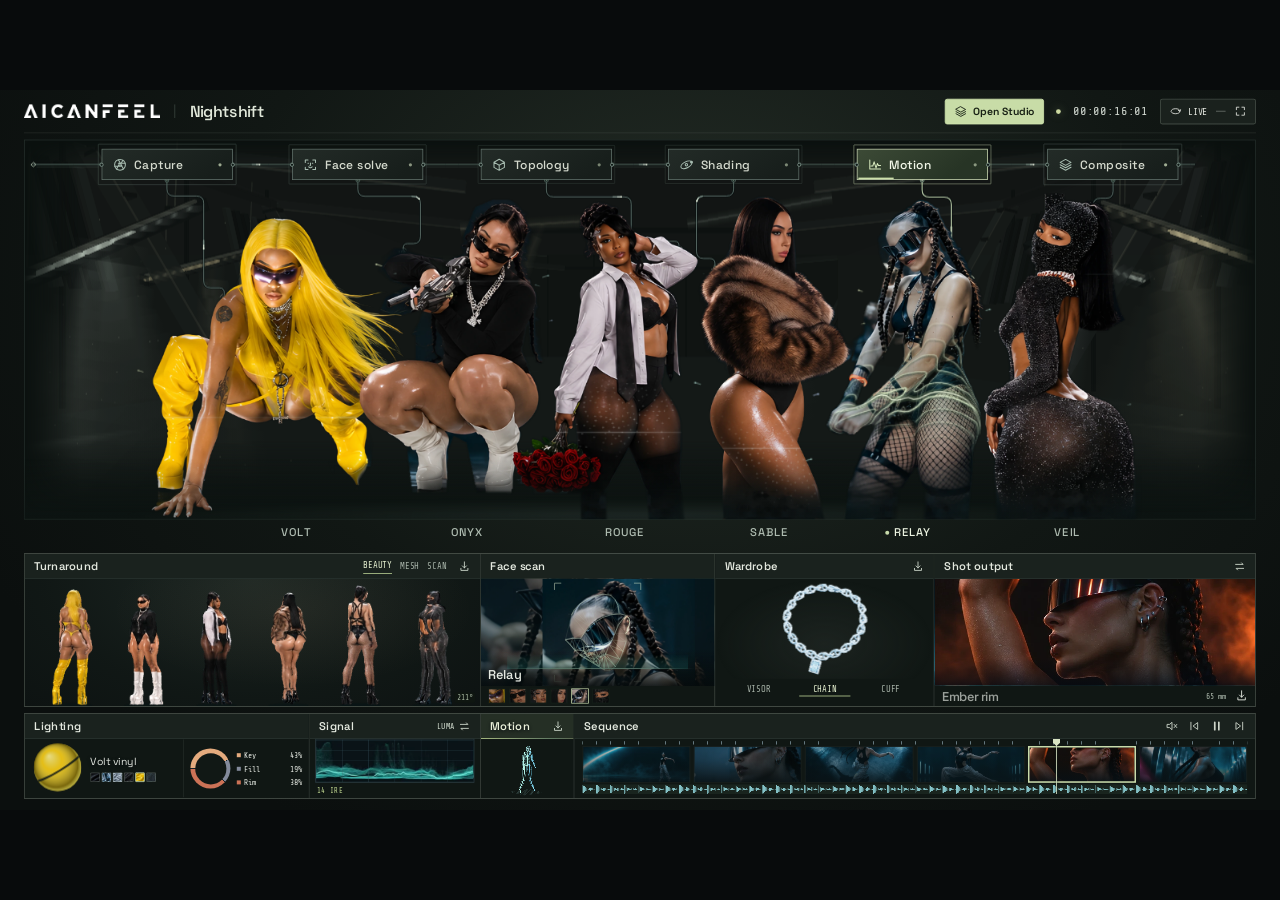
<file: index.html>
<!doctype html>
<html lang="en">
  <head>
    <meta charset="UTF-8" />
    <meta
      name="viewport"
      content="width=device-width,initial-scale=1,viewport-fit=cover"
    />
    <meta name="theme-color" content="#090d0e" />
    <title>AICANFEEL Stagecraft — Nightshift Ensemble</title>
    <meta
      name="description"
      content="Nightshift, a six-performer motion-production studio by AICANFEEL."
    />
    <meta property="og:type" content="website" />
    <meta property="og:title" content="AICANFEEL — Nightshift" />
    <meta property="og:description" content="Explore the cast, lighting and shots inside the Nightshift production studio." />
    <meta property="og:url" content="https://global0809.github.io/aicanfeel-nightshift/" />
    <meta property="og:image" content="https://global0809.github.io/aicanfeel-nightshift/presentation/nightshift-studio-opening.webp" />
    <meta property="og:image:alt" content="Six Nightshift performers connected to a live production workflow." />
    <meta name="twitter:card" content="summary_large_image" />
    <link rel="icon" href="./assets/brand/mark.svg" type="image/svg+xml" />
    <script>
      document.documentElement.style.setProperty(
        '--scale',
        Math.min(innerWidth / 1600, innerHeight / 900),
      );
    </script>
    <script type="module" crossorigin src="./assets/index-DIaGEMtj.js"></script>
    <link rel="stylesheet" crossorigin href="./assets/index-CwP612ZY.css">
  </head>
  <body>
    <main id="frame" aria-label="AICANFEEL Stagecraft production studio">
      <div id="studio">
        <header class="masthead">
          <div class="identity">
            <img
              class="wordmark"
              src="./assets/brand/aicanfeel.webp"
              alt="AICANFEEL"
            />
            <span class="mast-rule" aria-hidden="true"></span>
            <h1 class="session-name">
              <a
                id="show-presentation"
                href="./present.html"
                title="Watch the 60 fps presentation"
                aria-label="Watch the Nightshift presentation"
              >Nightshift</a>
            </h1>
          </div>
          <div class="mast-tools">
            <button id="open-studio" class="studio-launch" type="button" aria-haspopup="dialog" aria-expanded="false">
              <i data-icon="layers" aria-hidden="true"></i>Open Studio
            </button>
            <span class="live-dot" aria-label="Live"></span
            ><output id="timecode">00:00:00:00</output>
            <div class="command-pill">
              <button type="button" id="autopilot" aria-pressed="true">
                <i data-icon="rotate"></i
                ><span id="autopilot-text">Live</span></button
              ><i class="pill-rule"></i
              ><button
                id="fullscreen"
                type="button"
                aria-label="Fullscreen"
                title="Fullscreen (F)"
              >
                <i data-icon="fullscreen"></i>
              </button>
            </div>
          </div>
        </header>
        <section class="cast-stage" aria-label="Six-person Nightshift cast">
          <div class="photo-stage">
            <div id="cast-backdrop" aria-hidden="true"></div>
            <div class="cast-floor"></div>
            <div id="cast-workflow" role="group" aria-label="Cast production workflow">
              <canvas class="workflow-traces" aria-hidden="true"></canvas>
              <div class="workflow-nodes"></div>
            </div>
            <div id="cast-wall" aria-label="Nightshift performers">
              <img
                id="cast-master"
                class="cast-master"
                alt="Volt, Onyx, Rouge, Sable, Relay and Veil in their Nightshift looks."
                src="./assets/cast/ensemble-preview.webp"
                fetchpriority="high"
              />
              <button
                class="cast-figure"
                type="button"
                data-performer="volt"
                aria-label="Inspect Volt"
              >
              </button>
              <button
                class="cast-figure"
                type="button"
                data-performer="onyx"
                aria-label="Inspect Onyx"
              >
              </button>
              <button
                class="cast-figure"
                type="button"
                data-performer="rouge"
                aria-label="Inspect Rouge"
              >
              </button>
              <button
                class="cast-figure"
                type="button"
                data-performer="sable"
                aria-label="Inspect Sable"
              >
              </button>
              <button
                class="cast-figure"
                type="button"
                data-performer="relay"
                aria-label="Inspect Relay"
              >
              </button>
              <button
                class="cast-figure"
                type="button"
                data-performer="veil"
                aria-label="Inspect Veil"
              >
              </button>
            </div>
          </div>
          <div id="cast-labels" class="cast-labels">
            <button
              class="cast-label"
              type="button"
              data-performer="volt"
              aria-pressed="true"
            >
              <span class="cast-name">Volt</span>
            </button>
            <button
              class="cast-label"
              type="button"
              data-performer="onyx"
              aria-pressed="false"
            >
              <span class="cast-name">Onyx</span>
            </button>
            <button
              class="cast-label"
              type="button"
              data-performer="rouge"
              aria-pressed="false"
            >
              <span class="cast-name">Rouge</span>
            </button>
            <button
              class="cast-label"
              type="button"
              data-performer="sable"
              aria-pressed="false"
            >
              <span class="cast-name">Sable</span>
            </button>
            <button
              class="cast-label"
              type="button"
              data-performer="relay"
              aria-pressed="false"
            >
              <span class="cast-name">Relay</span>
            </button>
            <button
              class="cast-label"
              type="button"
              data-performer="veil"
              aria-pressed="false"
            >
              <span class="cast-name">Veil</span>
            </button>
          </div>
        </section>
        <section class="deck" aria-label="Live production monitors">
          <section class="instrument hero-panel" data-workflow-stage="rouge">
            <header class="panel-head">
              <h2>Turnaround</h2>
              <div class="station-actions">
                <div id="pass-tabs" class="segmented">
                  <button data-pass="beauty" aria-pressed="true">Beauty</button
                  ><button data-pass="wire" aria-pressed="false">Mesh</button
                  ><button data-pass="scan" aria-pressed="false">Scan</button>
                </div>
                <a
                  class="download-link"
                  id="character-export"
                  href="./assets/ensemble/volt.glb"
                  download="AICANFEEL-Volt.glb"
                  aria-label="Download cast geometry"
                  ><i data-icon="download"></i></a
                >
              </div>
            </header>
            <div id="volume" class="volume">
              <div id="volume-light"></div>
              <div id="turntable">
                <img
                  class="ensemble-poster"
                  alt="Six character turnarounds"
                  src="./assets/ensemble/fashion-lineup.webp"
                />
              </div>
              <div class="orbit-readout">
                <output id="orbit-angle">006°</output>
              </div>
            </div>
          </section>
          <section class="instrument scan-panel" data-workflow-stage="volt onyx">
            <header class="panel-head">
              <h2>Face scan</h2>
            </header>
            <div class="face-inset">
              <div class="face-stage">
                <div id="scan-picture"></div>
                <i class="scan-beam" id="scan-beam"></i>
              </div>
              <div class="scan-meta">
                <strong id="scan-name">Volt</strong>
              </div>
            </div>
            <div class="technical-foot">
              <div id="cast-strip" aria-label="Select scan subject"></div>
            </div>
          </section>
          <section class="instrument wardrobe-panel" data-workflow-stage="sable">
            <header class="panel-head">
              <h2>Wardrobe</h2>
              <a
                id="accessory-export"
                class="download-link"
                href="./assets/wardrobe/visor.glb"
                download
                aria-label="Download the selected accessory"
                ><i data-icon="download"></i></a
              >
            </header>
            <div class="accessory-space">
              <div id="optics">
                <img
                  class="accessory-poster"
                  alt=""
                  src="./assets/wardrobe/visor-poster.webp"
                />
              </div>
            </div>
            <div class="wardrobe-tabs" id="wardrobe-tabs">
              <button data-asset="visor">Visor</button
              ><button data-asset="chain">Chain</button
              ><button data-asset="cuff">Cuff</button>
            </div>
          </section>
          <section class="instrument output-panel" data-workflow-stage="veil">
            <header class="panel-head">
              <h2>Shot output</h2>
              <button
                id="program-pass"
                class="field-button"
                title="Change output pass"
                aria-label="Change output pass"
              >
                <i data-icon="swap"></i>
              </button>
            </header>
            <div class="program" id="program">
              <canvas
                id="program-canvas"
                aria-label="Live shot output"
              ></canvas>
              <div class="program-vignette"></div>
            </div>
            <div class="shot-info">
              <strong id="shot-name">Arc light</strong
              ><span id="lens-readout">24 mm</span
              ><button
                id="save-frame"
                title="Save program frame"
                aria-label="Download current frame"
              >
                <i data-icon="download"></i>
              </button>
            </div>
          </section>
        </section>
        <section class="signal-desk" aria-label="Lighting, motion and sequence">
          <section class="lighting-panel instrument" data-workflow-stage="sable">
            <header class="panel-head">
              <h2>Lighting</h2>
            </header>
            <div class="look-body">
              <div class="surface-station">
                <div id="surface-probe">
                  <img
                    class="surface-poster"
                    alt=""
                    src="./assets/surfaces/chrome-still.webp"
                  />
                </div>
                <div class="surface-field">
                  <b id="surface-title">Visor chrome</b>
                  <div id="material-swatches"></div>
                </div>
              </div>
              <div class="light-body">
                <div class="light-wheel" id="light-wheel">
                  <div aria-hidden="true"></div>
                </div>
                <div id="light-values"></div>
              </div>
            </div>
          </section>
          <section class="scope-panel instrument" data-workflow-stage="veil">
            <header class="panel-head">
              <h2>Signal</h2>
              <button id="scope-mode" class="field-button">
                LUMA <i data-icon="swap"></i>
              </button>
            </header>
            <div class="scope-space"><canvas id="scope-canvas"></canvas></div>
            <div class="technical-foot">
              <span id="scope-level"></span>
            </div>
          </section>
          <section class="motion-station instrument" data-workflow-stage="relay">
            <header class="panel-head">
              <h2>Motion</h2>
              <a
                id="rig-export"
                class="download-link"
                href="./assets/turntable/vesper-textured.glb"
                download="AICANFEEL-Vesper-Rig.glb"
                aria-label="Download the animated Vesper performance rig"
                title="Download Vesper performance rig"
                ><i data-icon="download"></i
              ></a>
            </header>
            <canvas id="motion-canvas"></canvas>
          </section>
          <section class="timeline-panel instrument">
            <header class="panel-head">
              <h2>Sequence</h2>
              <div class="transport">
                <button id="audio-toggle" title="Guide track (M)">
                  <i data-icon="mute"></i></button
                ><button id="previous" title="Previous shot">
                  <i data-icon="previous"></i></button
                ><button id="play" title="Play or pause">
                  <i data-icon="pause"></i></button
                ><button id="next" title="Next shot">
                  <i data-icon="next"></i>
                </button>
              </div>
            </header>
            <div class="tracks">
              <div class="ruler" id="ruler"></div>
              <div class="clips" id="clips"></div>
              <div
                class="wave-track"
                id="wave-track"
                tabindex="0"
                role="slider"
                aria-label="Sequence position"
                aria-valuemin="0"
                aria-valuemax="22.5"
                aria-valuenow="0"
              >
                <canvas id="audio-wave" aria-hidden="true"></canvas>
              </div>
              <div class="playhead" id="playhead"><i></i></div>
            </div>
          </section>
        </section>
        <output id="engine-status" role="status" hidden></output>
      </div>
    </main>
    <noscript>Enable JavaScript for the production studio.</noscript>
  </body>
</html>
</file>
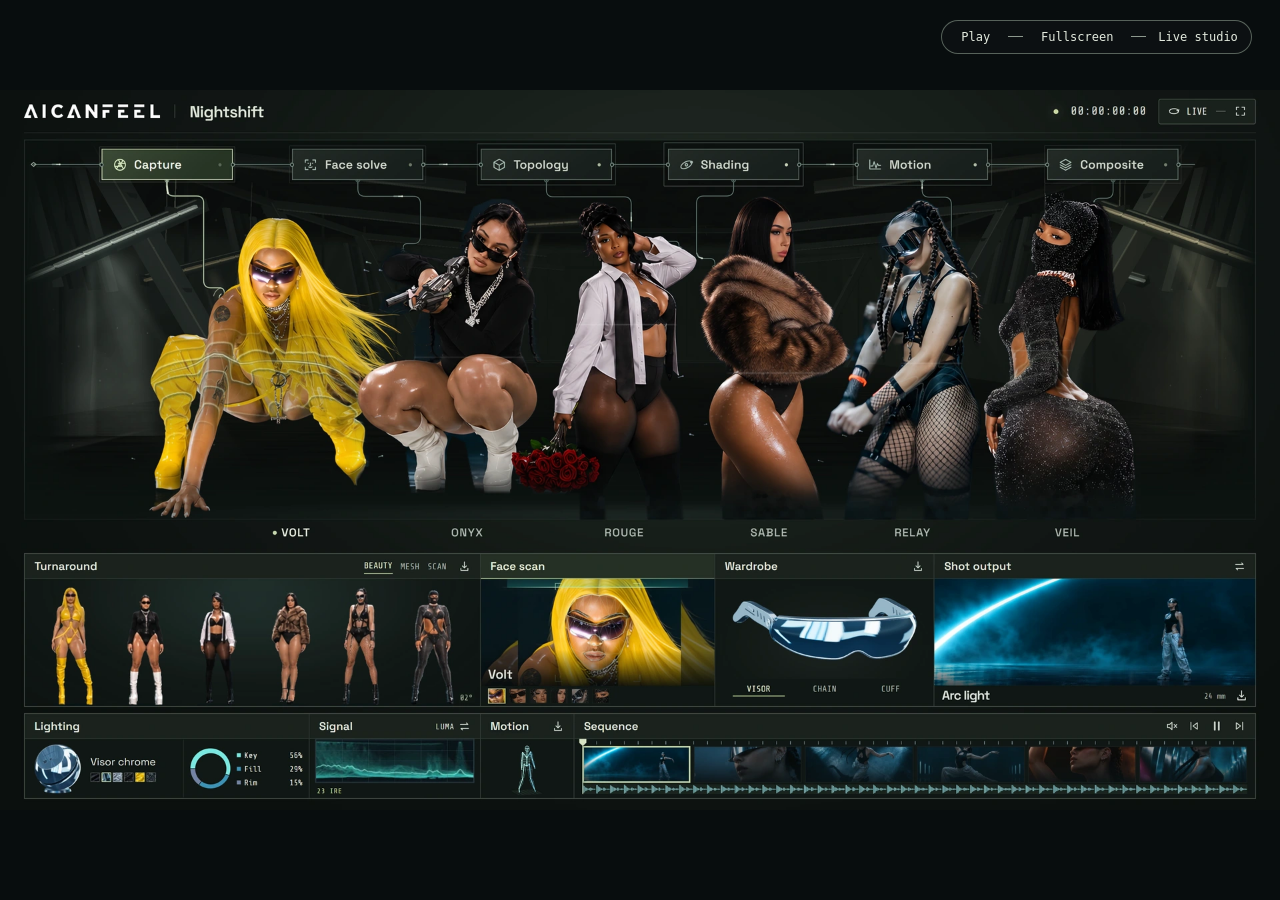
<file: present.html>
<!doctype html>
<html lang="en"><head><meta charset="utf-8"><meta name="viewport" content="width=device-width,initial-scale=1,viewport-fit=cover"><meta name="theme-color" content="#080d0e"><title>AICANFEEL — Nightshift presentation</title>
<style>
:root{color-scheme:dark}*{box-sizing:border-box}html,body{margin:0;height:100%;background:#080d0e;overflow:hidden}main{width:100%;height:100%;display:grid;place-items:center}video{display:block;width:min(100vw,177.77778vh);height:auto;aspect-ratio:16/9;object-fit:contain;background:#080d0e}nav{position:fixed;right:2.2vw;top:2.2vh;display:flex;align-items:center;gap:12px;background:#0d1214ee;color:#e4ebdf;border:1px solid #89998b99;padding:8px 13px;border-radius:30px;opacity:0;pointer-events:none;transition:opacity .16s;font:12px/1.2 monospace}nav.active,nav:focus-within{opacity:1;pointer-events:auto}nav a,button{color:inherit;border:0;background:transparent;font:inherit;text-decoration:none;cursor:pointer}nav i{width:15px;height:1px;background:#8c988d}button:focus-visible,a:focus-visible{outline:1px solid #cdd9b3;outline-offset:3px}
</style></head><body><main><video id="screen" poster="./presentation/nightshift-studio-opening.webp" muted playsinline loop preload="auto" aria-label="AICANFEEL Nightshift six-performer studio with its connected cast workflow"></video></main>
<nav aria-label="Presentation controls"><button id="play" type="button">Pause</button><i></i><button id="full" type="button">Fullscreen</button><i></i><a href="./">Live studio</a></nav>
<script>
const movie = document.getElementById('screen');
const menu = document.querySelector('nav');
const play = document.getElementById('play');
const quiet = matchMedia('(prefers-reduced-motion: reduce)');
const sources = {
  hd: './presentation/nightshift-studio-1080p60.mp4',
  uhd: './presentation/nightshift-studio-2160p60.mp4',
};
let selected = '';
let uhdFailed = false;
let wantsPlayback = !quiet.matches;
let generation = 0;
let restoreTime = 0;
let resizeTimer, hideTimer, loadTimer;
let lastPlayback;
let slowWindows = 0;

function show() {
  clearTimeout(hideTimer);
  menu.classList.add('active');
  hideTimer = setTimeout(() => menu.classList.remove('active'), 1700);
}
function showPlaybackControl() {
  show();
  clearTimeout(hideTimer);
  play.textContent = 'Play';
}
function tryPlayback() {
  if (!wantsPlayback) return;
  const current = generation;
  movie.play().catch(error => {
    if (current !== generation || error.name === 'AbortError' || !wantsPlayback) return;
    if (selected === 'uhd' && error.name === 'NotSupportedError') return fallback();
    wantsPlayback = false;
    showPlaybackControl();
  });
}
function load(tier) {
  if (selected === tier) return;
  if (movie.readyState >= 1 && !movie.error) restoreTime = movie.currentTime;
  generation++;
  selected = tier;
  slowWindows = 0;
  lastPlayback = undefined;
  clearTimeout(loadTimer);
  movie.src = sources[tier];
  movie.load();
  if (tier === 'uhd') {
    loadTimer = setTimeout(() => {
      if (selected === 'uhd' && wantsPlayback && movie.readyState < 2) fallback();
    }, 14000);
  }
  tryPlayback();
}
function fallback() {
  if (selected !== 'uhd') return;
  uhdFailed = true;
  load('hd');
}
function choose() {
  const width = Math.round(movie.getBoundingClientRect().width * (devicePixelRatio || 1));
  const canDecode = movie.canPlayType('video/mp4; codecs="avc1.640034"');
  load(width > 1920 && canDecode && !uhdFailed ? 'uhd' : 'hd');
}
function scheduleChoice() {
  clearTimeout(resizeTimer);
  resizeTimer = setTimeout(choose, 180);
}
function watchDensity() {
  const query = matchMedia('(resolution: ' + devicePixelRatio + 'dppx)');
  query.addEventListener('change', () => { watchDensity(); scheduleChoice(); }, {once:true});
}
movie.addEventListener('loadedmetadata', () => {
  if (restoreTime && Number.isFinite(movie.duration)) {
    movie.currentTime = Math.min(restoreTime, Math.max(0, movie.duration - 1/60));
  }
});
movie.addEventListener('loadeddata', () => clearTimeout(loadTimer));
movie.addEventListener('canplay', () => { if (wantsPlayback && movie.paused) tryPlayback(); });
movie.addEventListener('timeupdate', () => {
  if (movie.readyState >= 2 && !movie.seeking) restoreTime = movie.currentTime;
});
movie.addEventListener('error', () => {
  if (!movie.error) return;
  clearTimeout(loadTimer);
  if (selected === 'uhd') fallback();
  else { wantsPlayback = false; showPlaybackControl(); }
});
// Prefer continuous playback during a call. A stalled UHD decoder can report
// ready media without advancing, so measure real motion before switching tiers.
const monitor = setInterval(() => {
  if (selected !== 'uhd' || document.hidden || !wantsPlayback || movie.seeking ||
      !Number.isFinite(movie.duration) || movie.duration <= 0) {
    lastPlayback = undefined;
    slowWindows = 0;
    return;
  }
  const now = performance.now();
  const media = movie.currentTime;
  if (lastPlayback) {
    const seconds = (now - lastPlayback.wall) / 1000;
    if (seconds > 4) slowWindows = 0;
    else {
      const advanced = (media - lastPlayback.media + movie.duration) % movie.duration;
      slowWindows = advanced < 0.78 * seconds ? slowWindows + 1 : 0;
      if (slowWindows >= 2) { fallback(); return; }
    }
  }
  lastPlayback = { wall: now, media };
}, 2400);
window.addEventListener('pagehide', event => {
  if (!event.persisted) clearInterval(monitor);
});
movie.addEventListener('play', () => play.textContent = 'Pause');
movie.addEventListener('pause', () => play.textContent = 'Play');
function toggle() {
  wantsPlayback = movie.paused;
  if (wantsPlayback) tryPlayback();
  else movie.pause();
  show();
}
async function full() {
  if (document.fullscreenElement) await document.exitFullscreen();
  else if (document.documentElement.requestFullscreen) await document.documentElement.requestFullscreen();
  else if (movie.webkitEnterFullscreen) movie.webkitEnterFullscreen();
}
play.onclick = toggle;
document.getElementById('full').onclick = () => full().catch(show);
window.addEventListener('resize', scheduleChoice, {passive:true});
document.addEventListener('fullscreenchange', scheduleChoice);
document.addEventListener('pointermove', show, {passive:true});
document.addEventListener('pointerdown', show, {passive:true});
document.addEventListener('keydown', event => {
  if (event.repeat || event.altKey || event.ctrlKey || event.metaKey) return;
  if (event.code === 'Space' && event.target === document.body) {
    event.preventDefault();
    toggle();
  }
  if (event.key.toLowerCase() === 'f') full().catch(show);
});
quiet.addEventListener('change', () => {
  if (quiet.matches) { wantsPlayback = false; movie.pause(); }
});
if (!wantsPlayback) play.textContent = 'Play';
watchDensity();
choose();
</script></body></html>
</file>
<file: assets/index-CwP612ZY.css>
@font-face{font-family:Space Grotesk Variable;font-style:normal;font-display:swap;font-weight:300 700;src:url(./space-grotesk-vietnamese-wght-normal-D0rl6rjA.woff2)format("woff2-variations");unicode-range:U+102-103,U+110-111,U+128-129,U+168-169,U+1A0-1A1,U+1AF-1B0,U+300-301,U+303-304,U+308-309,U+323,U+329,U+1EA0-1EF9,U+20AB}@font-face{font-family:Space Grotesk Variable;font-style:normal;font-display:swap;font-weight:300 700;src:url(./space-grotesk-latin-ext-wght-normal-D9tNdqV9.woff2)format("woff2-variations");unicode-range:U+100-2BA,U+2BD-2C5,U+2C7-2CC,U+2CE-2D7,U+2DD-2FF,U+304,U+308,U+329,U+1D00-1DBF,U+1E00-1E9F,U+1EF2-1EFF,U+2020,U+20A0-20AB,U+20AD-20C0,U+2113,U+2C60-2C7F,U+A720-A7FF}@font-face{font-family:Space Grotesk Variable;font-style:normal;font-display:swap;font-weight:300 700;src:url(./space-grotesk-latin-wght-normal-BhU9QXUp.woff2)format("woff2-variations");unicode-range:U+??,U+131,U+152-153,U+2BB-2BC,U+2C6,U+2DA,U+2DC,U+304,U+308,U+329,U+2000-206F,U+20AC,U+2122,U+2191,U+2193,U+2212,U+2215,U+FEFF,U+FFFD}@font-face{font-family:IBM Plex Mono;font-style:normal;font-display:swap;font-weight:400;src:url(./ibm-plex-mono-latin-400-normal-DMJ8VG8y.woff2)format("woff2"),url(./ibm-plex-mono-latin-400-normal-CvHOgSBP.woff)format("woff")}@font-face{font-family:IBM Plex Mono;font-style:normal;font-display:swap;font-weight:500;src:url(./ibm-plex-mono-latin-500-normal-DSY6xOcd.woff2)format("woff2"),url(./ibm-plex-mono-latin-500-normal-CB9ihrfo.woff)format("woff")}@font-face{font-family:Barlow Display;src:url(../assets/fonts/BarlowCondensed-ExtraBold.ttf)format("truetype");font-weight:800;font-display:swap}:root{--lightningcss-light: ;--lightningcss-dark:initial;color-scheme:dark;--ink:#e8eef0;--muted:#9daeb6;--dim:#799096;--line:#303b42;--subline:#253036;--cyan:#66edf6;--bright:#32e3f1;--mono:"IBM Plex Mono", monospace;--sans:"Space Grotesk Variable", "Segoe UI", sans-serif}*{box-sizing:border-box}body{font-family:var(--sans);color:var(--ink);place-items:center;display:grid}button{font:inherit;color:inherit;cursor:pointer;-webkit-tap-highlight-color:transparent;background:0 0;border:0;padding:0}button:focus-visible{outline:2px solid var(--cyan);outline-offset:3px;z-index:20}button:hover{color:#fff}button:disabled{cursor:default}button,output{font-variant-numeric:tabular-nums}[data-icon]{flex:none;justify-content:center;align-items:center;display:inline-flex}[data-icon]>svg{width:100%;height:100%;display:block}#frame{width:1600px;height:900px;transform:translate(-50%, -50%) scale(var(--scale,1));transform-origin:50%;background:#0b0e10;position:absolute;top:50%;left:50%;overflow:hidden}#studio{background:linear-gradient(130deg,#14191c 0%,#101518 29%,#0d1114 72%,#101517 100%);grid-template-rows:80px 64px minmax(0,1fr) 167px 35px;row-gap:0;height:100%;padding:0 24px;display:grid}.masthead{border-bottom:1px solid #343e43;justify-content:space-between;align-items:center;display:flex;position:relative}.identity,.mast-tools,.session-title,.session-time,.panel-head,.transport,.viewport-foot,.viewport-foot>span,.light-foot,.accessory-label,.scan-info,.shot-info,.scope-foot,footer,footer>div{align-items:center;display:flex}.brand-mark{border-radius:6px;width:43px;height:43px}.wordmark{width:301px;height:auto;display:block}.product-id{border-left:1px solid #435057;flex-direction:column;gap:3px;margin-left:4px;padding-left:18px;display:flex}.product-id strong{font:700 15px/1 var(--sans);letter-spacing:.14em}.product-id span{font:500 9px/1.2 var(--mono);letter-spacing:.14em;color:#96a4aa}.pipeline{align-items:center;gap:7px;padding:0 15px;display:flex}.pipeline>span{font:500 12px var(--sans);color:#91a2ab;align-items:center;gap:5px;transition:color .18s;display:flex}.pipeline>span>i{background:#182126;border:1px solid #33434a;border-radius:4px;width:22px;height:22px;padding:3px;transition:color .18s,background .18s,border-color .18s}.pipeline>span.hot{color:#ccf7f6}.pipeline>span.hot>i{color:var(--cyan);background:#19353c;border-color:#4d797f}.pipeline>em{background:#3a4e55;width:24px;height:1px;position:relative}.pipeline>em:after{content:"";opacity:0;background:#a5fcff;border-radius:50%;width:3px;height:3px;position:absolute;top:-1px;left:0}.pipeline>em.flow:after{opacity:1;transform:translateX(var(--travel,0))}.panel-head{position:relative}.panel-head:after{content:"";background:linear-gradient(90deg, var(--cyan), #5bdde82a 80%, transparent);opacity:0;pointer-events:none;z-index:2;width:100%;height:1px;transition:opacity .22s;position:absolute;bottom:-1px;left:0}.stage-hot>.panel-head:after{opacity:.85}.stage-hot>.panel-head h2 [data-icon]{color:#9be8e7}.engine-state{color:#b8c7c9;font:500 12px var(--mono);align-items:center;gap:8px;margin-right:12px;display:flex}.led{background:var(--cyan);border-radius:50%;flex:none;width:6px;height:6px;display:inline-block;box-shadow:0 0 7px #65f7df4f}.autopilot,.icon-button{border:1px solid #38484c;border-radius:5px;justify-content:center;align-items:center;height:36px;display:inline-flex}.autopilot{color:#9df3ff;font:600 14px var(--sans);background:#163039;border-color:#345a64;gap:9px;padding:0 12px}.autopilot [data-icon]{width:18px;height:18px}.toggle-pip{background:#63ccd2;border-radius:8px;width:20px;height:11px;margin-left:3px;position:relative}.toggle-pip:after{content:"";background:#071f18;border-radius:100%;width:7px;height:7px;position:absolute;top:2px;right:2px}.autopilot[aria-pressed=false]{color:#cfd5d8;background:#24292d;border-color:#3c4448}.autopilot[aria-pressed=false] .toggle-pip{background:#7c8588}.autopilot[aria-pressed=false] .toggle-pip:after{right:11px}.icon-button{background:linear-gradient(#22292d,#1c2225);width:38px}.icon-button [data-icon]{width:18px;height:18px}.session-bar{justify-content:space-between;align-items:center;display:flex}.project-glyph{color:#91dbda;width:24px;height:24px}.session-title h1{letter-spacing:-1.2px;margin:0;font-size:30px;font-weight:640;line-height:1}.slash{background:#465158;width:1px;height:21px;margin:0 1px;transform:rotate(20deg)}.workspace-label{color:#a3b0b7;font-size:16px;font-weight:450}.session-time{font-family:var(--mono);gap:10px}.format-label{letter-spacing:.03em;color:#b3bec4;font-size:11px}.format-label span{color:#54656d;margin:0 10px}.session-time>i{background:#334047;width:1px;height:16px;margin:0 6px}.timecode-icon{color:#8ba0a6;width:15px;height:15px}#timecode{font:500 17px/1 var(--mono);letter-spacing:.035em;color:#dce6e8}.production-grid{grid-template-columns:292px minmax(0,1fr) 325px;column-gap:12px;min-height:0;padding-bottom:12px;display:grid}.side-column{gap:12px;min-width:0;min-height:0;display:grid}.left-column{grid-template-rows:minmax(0,1fr) 182px}.right-column{grid-template-rows:minmax(0,1fr) 238px}.panel{border:1px solid var(--line);background:#13191c;border-radius:6px;flex-direction:column;min-width:0;min-height:0;display:flex;overflow:hidden;box-shadow:inset 0 1px #ffffff04,0 2px 4px #00000016}.panel-head{border-bottom:1px solid var(--line);background:linear-gradient(#1c2327,#192024);justify-content:space-between;gap:8px;height:43px;min-height:43px;padding:0 14px}.panel-head h2{font:600 17px/1 var(--sans);letter-spacing:-.35px;white-space:nowrap;align-items:center;gap:9px;margin:0;display:flex}.panel-head h2 [data-icon]{color:#b3c5c9;width:18px;height:18px}.micro,.on-air,.view-tag,.obj-index,.obj-coordinate,.eyeline,.scope-switch,.accessory-label>span,.view-status,.viewport-foot>b,.viewport-foot b,.asset-kicker,.scan-hud,.program-id,.scope-axis,.scope-foot,.tempo,.track-names,.ruler,.clip-info,footer,.light-values>div>span:first-child{font-family:var(--mono)}.micro,.on-air,.eyeline,.scope-foot,.scan-hud,.obj-index,.clip-info,.track-names,.ruler,.asset-kicker,.program-id,.view-tag{letter-spacing:.075em;font-size:10px;font-weight:500;line-height:1.25}.live-text,.on-air{color:var(--cyan);align-items:center;gap:6px;display:flex}.muted,.eyeline{color:var(--muted)}.live-text .led,.on-air .led{width:5px;height:5px}.face-stage{isolation:isolate;background:radial-gradient(at 53% 35%,#1f4247,#081315);flex:1;min-height:0;position:relative;overflow:hidden}#scan-picture,.scan-shade,.scan-graticule,.capture-corners,.program-corners,.program-vignette,.view-tag,.volume-image,.volume-light,.viewport-grid,.hero-caption,.axis-gizmo,.orbit-readout,.obj-index,.obj-coordinate,.scan-hud,.program-id{position:absolute}#scan-picture{inset:0;overflow:hidden}#scan-picture svg{width:100%;height:100%;display:block;position:absolute;inset:0}.scan-shade{pointer-events:none;background:linear-gradient(90deg,#0610122b,#0000 22% 76%,#06101255),linear-gradient(#0307093a,#0000 8% 78%,#030809b8);inset:0}.scan-graticule{opacity:.38;pointer-events:none;background:repeating-linear-gradient(0deg,#0000 0 3px,#0c191b50 3px 4px);inset:0}.scan-beam{pointer-events:none;will-change:transform;background:linear-gradient(90deg,#0000,#84fff4 22%,#a8fff7 72%,#0000);height:1px;position:absolute;top:0;left:8%;right:8%;box-shadow:0 -3px 15px #50ffdd}.scan-beam:before{content:"";background:linear-gradient(#0000,#2efaee30);position:absolute;inset:-18px 4% 0}.capture-corners{pointer-events:none;inset:8% 12% 13%}.capture-corners i{opacity:.79;border:solid #9efff0;width:12px;height:12px;position:absolute}.capture-corners i:first-child{border-width:1px 0 0 1px;top:0;left:0}.capture-corners i:nth-child(2){border-width:1px 1px 0 0;top:0;right:0}.capture-corners i:nth-child(3){border-width:0 1px 1px 0;bottom:0;right:0}.capture-corners i:nth-child(4){border-width:0 0 1px 1px;bottom:0;left:0}.scan-hud,.program-id{color:#d4fffa;text-shadow:0 1px 4px #000;justify-content:space-between;font-size:9px;display:flex;bottom:10px;left:12px;right:12px}.scan-info,.shot-info{justify-content:space-between;gap:6px;padding:10px 14px 7px}.scan-info>div,.shot-info>div{flex-direction:column;gap:3px;display:flex}.scan-info strong,.shot-info strong,.accessory-label strong{letter-spacing:-.6px;font-size:18px;font-weight:600;line-height:1.1}.solved-count,.lens-readout{font:400 11px var(--mono);color:#afbec2}.solved-count b{color:var(--cyan);font-weight:500}.cast-strip{gap:5px;min-height:42px;padding:3px 13px 12px;display:flex}.cast-strip button{opacity:.65;background:#273338;border:1px solid #465054;border-radius:2px;flex:1;min-width:0;height:32px;position:relative;overflow:hidden}.cast-strip img{object-fit:cover;object-position:50% 32%;width:100%;height:100%}.cast-strip button[aria-pressed=true]{border:2px solid var(--cyan);opacity:1}.cast-strip button:hover{opacity:1}.light-body{flex:1;justify-content:space-between;align-items:center;gap:14px;padding:11px 15px 8px;display:flex}.light-wheel{background:conic-gradient(from -90deg, #74eee5 0 58%, #3d99bc 58% 84%, #8387b8 84% 100%);border-radius:50%;flex:none;place-items:center;width:85px;height:85px;display:grid;position:relative}.light-wheel:before{content:"";background:#141b1d;border:3px solid #1c272a;border-radius:50%;position:absolute;inset:9px}.light-wheel>div{place-items:center;display:grid;position:relative}.light-wheel .eyeline{letter-spacing:.13em;font-size:8px}.light-wheel strong{font-size:24px;font-weight:550;line-height:1.1}.light-values{flex:1;gap:9px;min-width:129px;display:grid}.light-values>div{grid-template-columns:8px 1fr auto;align-items:center;column-gap:8px;font-size:13px;line-height:1;display:grid}.light-values i{border-radius:1px;width:7px;height:7px}.light-values b{font:500 12px var(--mono);color:#c4ced2}.light-foot{border-top:1px solid var(--subline);justify-content:space-between;margin:0 14px;padding:8px 0 10px}.light-foot b{font:500 12px var(--sans)}.hero-head{padding:0 12px 0 16px}.viewport-controls{align-items:center;gap:8px;display:flex}.segmented,.wardrobe-tabs{align-items:center;display:flex}.segmented{background:#101619;border:1px solid #2e383c;border-radius:4px;gap:1px;padding:2px}.segmented button{font:500 11px/1.25 var(--mono);color:#91a3ab;border-radius:2px;padding:4px 12px}.segmented button[aria-pressed=true]{color:#c5fbf2;background:#29413f;box-shadow:inset 0 0 0 1px #47615e}.volume{isolation:isolate;background:#0d242d;flex:1;min-height:0;position:relative;overflow:hidden}.volume-image,.volume-light,.viewport-grid{pointer-events:none;inset:0}.volume-image{filter:saturate(.73);background:linear-gradient(#06111520,#0000 24% 70%,#050c105c),url(../assets/stage/volume.webp) 50%/100% 100%}.volume-light{opacity:.3;mix-blend-mode:screen;background:radial-gradient(at 50% 25%,#8cd6dc70,#0000 61%)}.viewport-grid{opacity:.14;background-image:radial-gradient(#b9eced9c .7px,#0000 .9px);background-size:22px 22px;-webkit-mask-image:linear-gradient(#000 0%,#0000 38%,#000 76%,#0000);mask-image:linear-gradient(#000 0%,#0000 38%,#000 76%,#0000)}#stage-calibration,#stage-back,#stage-front{pointer-events:none;width:100%;height:100%;position:absolute;inset:0}.turntable-mount{isolation:isolate;width:54%;height:72.5%;position:absolute;top:7%;left:23%}.turntable-mount>img,.turntable-mount>canvas{object-fit:contain;object-position:50% 100%;width:100%;height:100%;display:block}.turntable-mount .lead-poster{filter:drop-shadow(0 0 6px #83dfef20)}.volume-image{background-position:top;background-repeat:no-repeat;background-size:100% 110%}.turntable-mount{cursor:grab;touch-action:none;width:48%;height:86%;top:3.15%;left:26%}.turntable-mount>div{-webkit-box-reflect:below -14px linear-gradient(to bottom, transparent 77%, #0004 100%)}.turntable-mount:focus-visible{outline-offset:-4px;outline:1px dashed #9ce1dca0}.turntable-mount:active{cursor:grabbing}.view-tag{color:#c9e2e7;text-shadow:0 1px 3px #000;pointer-events:none;align-items:center;gap:8px;display:flex;top:16px;left:16px}.view-tag i{background:#627880;width:1px;height:8px}.crosshair{color:var(--cyan);font-size:16px;font-weight:400;line-height:10px}.axis-gizmo{opacity:.85;width:50px;height:44px;top:12px;right:16px}.axis-gizmo svg{fill:none;stroke:#9dc6cf;stroke-width:1.2px;width:100%;height:100%;overflow:visible}.axis-gizmo text{fill:#b7d9df;stroke:none;font:8px var(--mono)}.axis-gizmo circle{fill:#6ef4e9}.hero-caption{text-shadow:0 2px 10px #050a0c;pointer-events:none;bottom:19px;left:21px}.asset-kicker{color:#bee4e5;align-items:center;gap:8px;font-size:10px;display:flex}.asset-kicker i{background:var(--cyan);width:17px;height:2px}.asset-kicker span{color:#67878f}.hero-caption h3{font:800 68px/.94 "Barlow Display", var(--sans);letter-spacing:-1.6px;text-transform:uppercase;margin:5px 0 3px;font-stretch:75%}.asset-description{font:500 13px var(--sans);color:#c0d0d6}.asset-description span{color:#72b2b2;margin:0 4px}.orbit-readout{color:#cbf0ed;font:500 12px var(--mono);background:#08171bd1;border:1px solid #6684897d;border-radius:3px;align-items:center;gap:7px;padding:5px 7px;display:flex;bottom:18px;right:18px}.orbit-readout [data-icon]{width:15px;height:15px}.surface-station,.motion-station{isolation:isolate;text-shadow:0 1px 4px #090d11;border-left:1px solid #b9e6eb3d;width:132px;padding-left:10px;position:absolute}.surface-station{top:60px;left:21px}.motion-station{width:130px;top:90px;right:22px}.instrument-title{font:500 10px/1.2 var(--mono);letter-spacing:.08em;color:#d3e9e9;text-transform:uppercase;align-items:center;gap:6px;display:flex}.instrument-title i{background:#92e3da;width:4px;height:4px}.surface-probe{width:112px;height:98px;margin:5px 0 0 -3px}.surface-title{font:600 14px/1.25 var(--sans);color:#e0eeee}.surface-properties,.motion-meta{font:500 9px/1.2 var(--mono);letter-spacing:.05em;color:#a5bec6}.surface-properties{margin-top:3px}.material-swatches{gap:4px;margin-top:8px;display:flex}.material-swatches button{background-position:50%;background-size:cover;border:1px solid #82949685;border-radius:2px;width:16px;height:16px}.material-swatches button[aria-pressed=true]{outline-offset:1px;outline:1px solid #adfff0}#motion-canvas{width:100%;height:145px;display:block}.motion-meta{border-top:1px solid #a6d8da3a;justify-content:space-between;max-width:116px;padding-top:4px;display:flex}.download-link{color:#a3bfc4;font:500 9px var(--mono);letter-spacing:.04em;border:1px solid #35484b;border-radius:3px;align-items:center;gap:4px;padding:3px 5px;text-decoration:none;display:flex}.download-link:hover{color:var(--cyan);border-color:#66817f}.download-link [data-icon]{width:12px;height:12px}.download-link:focus-visible{outline:2px solid var(--cyan);outline-offset:2px}.viewport-foot{color:#afbcc1;background:#151c20;border-top:1px solid #2c3d42;justify-content:space-between;height:32px;min-height:32px;padding:0 15px}.viewport-foot>span{gap:7px}.viewport-foot strong{font:500 12px var(--sans);color:#d0dadd}.viewport-foot b,.view-status{letter-spacing:.07em;font-size:9px;font-weight:500}.view-status [data-icon]{width:15px;height:15px}.pulse-mark{clip-path:polygon(0 30%,17% 30%,17% 0,53% 0,53% 25%,100% 25%,100% 100%,0 100%);background:linear-gradient(90deg,#4bb6a9 0 16%,#0000 16% 31%,#67e0d0 31% 51%,#0000 51% 66%,#4bb6a9 66% 80%);width:11px;height:9px}.on-air{letter-spacing:.06em;background:#182e2a;border:1px solid #365851;border-radius:3px;padding:4px 6px;font-size:9px}.on-air [data-icon]{opacity:.8;width:11px;height:11px}.scan-poster{object-fit:cover;object-position:center 36%;width:100%;height:100%;display:block}.surface-poster,.accessory-poster{object-fit:contain;width:100%;height:100%;display:block}.surface-probe{position:relative}.surface-poster,.accessory-poster{position:absolute;inset:0}.program{isolation:isolate;background:#0b181d url(../assets/library/look-arc.webp) 50%/cover;flex:1;min-height:0;position:relative;overflow:hidden}#program-canvas{width:100%;height:100%;display:block}.program-source{object-fit:cover;pointer-events:none;width:100%;height:100%;position:absolute;inset:0}#program-canvas{position:relative}#program-canvas[hidden]{visibility:hidden}.program-vignette{pointer-events:none;background:linear-gradient(#0000 75%,#050a12bb);inset:0}.program-corners{pointer-events:none;opacity:.65;background-color:#0000;background-image:linear-gradient(#d4e4e0a0,#d4e4e0a0),linear-gradient(#d4e4e0a0,#d4e4e0a0),linear-gradient(#d4e4e0a0,#d4e4e0a0),linear-gradient(#d4e4e0a0,#d4e4e0a0),linear-gradient(#d4e4e0a0,#d4e4e0a0),linear-gradient(#d4e4e0a0,#d4e4e0a0),linear-gradient(#d4e4e0a0,#d4e4e0a0),linear-gradient(#d4e4e0a0,#d4e4e0a0);background-position:0 0,0 0,100% 0,100% 0,0 100%,0 100%,100% 100%,100% 100%;background-repeat:no-repeat;background-size:8px 1px,1px 8px,8px 1px,1px 8px,8px 1px,1px 8px,8px 1px,1px 8px;background-attachment:scroll,scroll,scroll,scroll,scroll,scroll,scroll,scroll;background-origin:padding-box,padding-box,padding-box,padding-box,padding-box,padding-box,padding-box,padding-box;background-clip:border-box,border-box,border-box,border-box,border-box,border-box,border-box,border-box;inset:8%}.program-id{color:#e7f5f9}.shot-info{height:62px;min-height:62px;padding:10px 14px}.lens-readout{border-left:1px solid #344048;padding-left:12px}.shot-info>.shot-tools{flex-direction:row;align-items:center;gap:9px}.shot-tools .micro-button{border:1px solid #34444a;border-radius:3px;width:23px;height:23px}.shot-tools .micro-button [data-icon]{width:13px;height:13px}.accessory-space{background:radial-gradient(at 50% 55%,#263c47,#101a20 68%);flex:1;min-height:0;position:relative;overflow:hidden}.accessory-space:before{content:"";pointer-events:none;background:radial-gradient(#7ea0ac4a .6px,#0000 .9px) 0 0/14px 14px;position:absolute;inset:0}#optics{position:absolute;inset:0}.obj-index,.obj-coordinate{pointer-events:none;color:#9bb7c2;font-size:9px}.obj-index{top:9px;left:12px}.obj-coordinate{opacity:.7;line-height:18px;bottom:9px;right:11px}.accessory-label{justify-content:space-between;gap:4px;padding:8px 13px 6px}.accessory-label strong{font-size:16px}.accessory-label>span{letter-spacing:.03em;color:#a1b3ba;font-size:9px}.wardrobe-tabs{gap:4px;margin:0 13px 10px}.wardrobe-tabs button{color:#9fb1b7;font:500 11px var(--mono);background:#192126;border:1px solid #303c42;border-radius:3px;flex:1;padding:3px 3px 4px}.wardrobe-tabs button[aria-pressed=true]{color:#b7faf1;background:#203b38;border-color:#467069}.bottom-grid{grid-template-columns:292px minmax(0,1fr);gap:12px;min-height:0;display:grid}.bottom-grid .panel-head{height:39px;min-height:39px}.scope-switch{color:#bdd7d9;letter-spacing:.06em;align-items:center;gap:5px;font-size:9px;display:flex}.scope-switch [data-icon]{color:#80a4a8;width:12px;height:12px}.scope-space{background:#0e1518 url(../assets/sequence/r60/scopes/initial.webp) 50%/100% 100%;border:1px solid #28373d;flex:1;min-height:0;margin:9px 12px 0;position:relative}.scope-axis{color:#9ab7bc;pointer-events:none;text-shadow:0 1px 2px #000;flex-direction:column;justify-content:space-between;font-size:8px;display:flex;position:absolute;top:2px;bottom:1px;right:4px}.scope-foot{color:#9bb0b6;justify-content:space-between;padding:4px 13px 8px;font-size:9px}#scope-level{color:var(--cyan)}.transport{gap:9px}.tempo{color:#b2c5c9;letter-spacing:.045em;border-right:1px solid #3b484d;align-items:center;gap:7px;padding-right:12px;font-size:10px;display:flex}.tempo i{background:#63bbaf;width:4px;height:8px;display:block;box-shadow:4px 2px 0 -1px #3b8c85}.micro-button,.transport-play{color:#a5b8be;border-radius:3px;place-items:center;width:22px;height:23px;display:grid}.micro-button [data-icon],.transport-play [data-icon]{width:15px;height:15px}.micro-button:hover{background:#2c393e}.transport-play{color:var(--cyan);background:#253d3b;border:1px solid #41625c;width:25px}#audio-toggle[aria-pressed=true]{color:var(--cyan)}.edit-board{flex:1;grid-template-columns:38px minmax(0,1fr);gap:6px;min-height:0;padding:6px 14px 10px 10px;display:grid}.track-names,.tracks{grid-template-rows:17px minmax(0,1fr) 24px;row-gap:4px;min-height:0;display:grid}.track-names{color:#8aa3aa;place-items:center;font-size:9px}.track-names>span{align-items:center;gap:5px;display:flex}.track-names i{background:#78d8cc;border-radius:1px;width:5px;height:5px;display:block}.track-names>span:last-child i{background:#5698be}.tracks{position:relative}.ruler{color:#879da6;letter-spacing:0;-webkit-user-select:none;user-select:none;cursor:crosshair;justify-content:space-between;align-items:flex-start;padding:0 2px;font-size:9px;display:flex;position:relative}.ruler:after{content:"";background:repeating-linear-gradient(90deg,#65787f 0 1px,#0000 1px 2.08333%);height:4px;position:absolute;bottom:0;left:0;right:0}.clips{grid-template-columns:repeat(6,minmax(0,1fr));gap:4px;display:grid}.clip{color:#fff;isolation:isolate;background:#17252b;border:1px solid #364950;border-radius:3px;min-width:0;min-height:0;position:relative;overflow:hidden}.clip img{object-fit:cover;object-position:center;filter:saturate(.82)brightness(.85);width:100%;height:100%;position:absolute;inset:0}.clip:after{content:"";background:linear-gradient(#0000 12%,#01080d22 38%,#071015dd 100%);position:absolute;inset:0}.clip[aria-current=true]{border:2px solid var(--cyan)}.clip[aria-current=true] img{filter:none}.clip-info{z-index:1;color:#eefaff;text-align:left;white-space:nowrap;text-overflow:ellipsis;letter-spacing:0;font:550 12px/1.1 var(--sans);position:absolute;bottom:5px;left:7px;right:4px;overflow:hidden}.clip-info b{font:500 9px var(--mono);color:#a9c6c7;margin-right:6px}.wave-track{cursor:crosshair;background:#15292e;border:1px solid #2b474d;border-radius:3px;min-width:0;position:relative;overflow:hidden}.wave-track canvas{width:100%;height:100%;display:block}.playhead{pointer-events:none;background:#a8fff2;width:1px;position:absolute;top:1px;bottom:0;left:0;box-shadow:0 0 3px #031d19}.playhead i{clip-path:polygon(0 0,100% 0,100% 55%,50% 100%,0 55%);background:#92f7e9;width:9px;height:9px;display:block;position:absolute;top:-1px;left:-4px}footer{letter-spacing:.08em;color:#8fa0a8;justify-content:space-between;font-size:9px;position:relative}footer>div{gap:8px}footer .led{width:5px;height:5px;box-shadow:none}.foot-divider{background:#354249;width:1px;height:9px;margin:0 3px}.footer-mid{position:absolute;left:50%;transform:translate(-50%)}.signal-bars{align-items:flex-end;gap:2px;height:9px;display:flex}.signal-bars i{background:#6eb2ad;width:2px;display:block}.signal-bars i:first-child{height:3px}.signal-bars i:nth-child(2){height:5px}.signal-bars i:nth-child(3){height:8px}.signal-bars i:nth-child(4){height:6px}.paused .led{opacity:.65}.paused .scan-beam{opacity:.6}@media (prefers-reduced-motion:reduce){*,:before,:after{scroll-behavior:auto!important;transition-duration:.001ms!important;animation-duration:.001ms!important}}@font-face{font-family:Share Tech Mono;font-style:normal;font-display:swap;font-weight:400;src:url(./share-tech-mono-latin-400-normal-CCqdbj5z.woff2)format("woff2"),url(./share-tech-mono-latin-400-normal-15MgdvEM.woff)format("woff")}@font-face{font-family:Stage Architect;src:local(NB Architekt Std Regular),local(NB Architekt Regular),local(NBArchitektStd-Regular);font-weight:100 900;font-display:swap}:root{--mono:"Stage Architect", "Share Tech Mono", "IBM Plex Mono", monospace;--sans:var(--mono);--ink:#e5e9e2;--muted:#a9b5ae;--dim:#82948c;--line:#89999042;--subline:#67796c33;--cyan:#c2d992;--bright:#e2efc7}html,body{background:#080b0c;width:100%;height:100%;margin:0;overflow:hidden}#frame{color:var(--ink);font-family:var(--mono);background:#090f10}#studio{isolation:isolate;background:0 0;grid-template-rows:70px minmax(0,1fr) 218px 123px 29px;gap:6px;height:100%;padding:5px 33px 4px;display:grid;position:relative}#atmosphere{z-index:-2;pointer-events:none;background:radial-gradient(at 7% -20%,#2b4341 0%,#162524 24%,#0b1314 49%,#070c0d 80%);position:absolute;inset:0;overflow:hidden}.masthead,.session-bar,footer{background:0 0;border:0;padding:0}.masthead{z-index:3}.wordmark{filter:grayscale()brightness(1.09);width:310px}.mast-rule{background:#dde7e562;width:1px;height:30px}.product-id{border:0;gap:3px;margin:0;padding:0}.product-id strong{font:400 18px/.95 var(--mono);letter-spacing:.025em;text-transform:uppercase}.product-id>span{font:400 10px/1.1 var(--mono);letter-spacing:.12em;color:#a9b9b3;text-transform:uppercase}.live-dot{background:#ccd9a1;border-radius:50%;width:6px;height:6px;display:inline-block;box-shadow:0 0 12px #bfcf9466}#timecode{font:400 17px var(--mono);color:#d0d7cf;min-width:104px}.command-pill{background:#070b0cca;border:1px solid #758a8570;border-radius:40px;align-items:center;gap:14px;height:39px;padding:0 14px;display:flex;box-shadow:0 0 16px #abc2ce30,0 0 33px #5a73812b}.command-pill button,#autopilot{color:#e3e6df;width:auto;height:30px;font:400 13px var(--mono);text-transform:uppercase;background:0 0;border:0;border-radius:0;justify-content:center;align-items:center;gap:8px;padding:0;display:flex}.command-pill i[data-icon]{width:15px;height:15px}.pill-rule{background:#b9bfb882;width:29px;height:1px}.cast-stage{grid-template-rows:44px minmax(0,1fr) 44px;min-height:0;display:grid;position:relative}.session-bar{align-items:center}.session-title{gap:13px}.session-title h1{font:400 35px/1 var(--mono);letter-spacing:-1.5px;text-transform:uppercase}.slash-symbol{font:400 30px var(--mono);color:#abb4a8}.scene-subtitle{font:400 13px var(--mono);letter-spacing:.08em;color:#c3cbc3;text-transform:uppercase;margin-top:9px}.stat-code{font:400 11px var(--mono);color:#b2bdb5;letter-spacing:.025em;align-items:center;gap:9px;display:flex}.stat-code i{background:#95a5986b;width:13px;height:1px}.photo-stage{isolation:isolate;margin:0 0 -2px;position:relative;overflow:hidden}.photo-stage:before{display:none}.cast-floor{filter:blur(3px);background:radial-gradient(#94ada83c 0%,#a3bb9d13 39%,#0000 67%);border-radius:50%;height:43px;position:absolute;inset:auto 5% -17px}#cast-wall,.cast-labels{grid-template-columns:repeat(6,minmax(0,1fr));gap:3px;display:grid}#cast-wall{align-items:end;position:absolute;inset:0 1%}.cast-figure{cursor:pointer;isolation:isolate;background:0 0;border:0;align-self:end;min-width:0;height:100%;transition:opacity .3s;position:relative;overflow:visible}.cast-figure:before{content:"";z-index:-1;background:radial-gradient(#000a 10%,#0000 70%);height:16px;position:absolute;bottom:0;left:10%;right:10%}.cast-labels{align-items:center;margin:0 0 3px;padding:0 1%}.cast-label{text-align:left;color:#d9ded5;grid-template-columns:auto auto;place-content:center;align-items:center;column-gap:8px;display:grid;position:relative}.cast-index{font:400 12px var(--mono);color:#86968e;grid-row:1/3;align-self:start;margin-top:2px}.cast-name{font:400 17px/.95 var(--mono);text-transform:uppercase;letter-spacing:.04em}.cast-look{font:400 10px/1 var(--mono);color:#9da9a0;text-transform:uppercase;letter-spacing:.04em;margin-top:4px}.cast-label[aria-pressed=true] .cast-index:before{content:"";background:#cfdb9f;width:5px;height:5px;margin:0 5px 1px -10px;display:inline-block}.deck,.signal-desk{gap:16px;min-height:0;display:grid}.instrument{min-width:0;min-height:0;box-shadow:none;background:linear-gradient(#1018168c,#0a100fcc);border:0;border-top:1px solid #b4c3b653;border-radius:0;flex-direction:column;display:flex;position:relative;overflow:hidden}.instrument:after{content:"";pointer-events:none;border-bottom:1px solid #96a7997d;border-right:1px solid #96a7997d;width:7px;height:7px;position:absolute;bottom:0;right:0}.instrument.stage-hot{border-top-color:#c5d0a494}.panel-head{background:0 0;border:0;justify-content:space-between;align-items:center;gap:8px;height:35px;min-height:35px;padding:0 10px;display:flex}.panel-head h2{color:#dee4d9;font:400 14px/1 var(--mono);text-transform:uppercase;letter-spacing:.06em;white-space:nowrap;align-items:center;gap:0;margin:0;display:flex}.panel-head h2:before{content:"/";color:#99aa9b;margin-right:7px}.panel-head>span,.technical-foot,.field-button,.download-link,.station-actions{font:400 10px var(--mono);letter-spacing:.05em;text-transform:uppercase;color:#a8b6ac}.station-actions,.field-button,.download-link{align-items:center;gap:5px;display:flex}.station-actions{gap:15px}.download-link,.field-button{background:0 0;border:0;padding:3px 0}.segmented,.wardrobe-tabs{background:0 0;border:0;gap:10px;padding:0;display:flex}.segmented button,.wardrobe-tabs button{box-shadow:none;font:400 11px var(--mono);color:#8c9a91;text-transform:uppercase;background:0 0;border:0;border-radius:0;padding:3px 0}.segmented button[aria-pressed=true],.wardrobe-tabs button[aria-pressed=true]{color:#d8e7bd;box-shadow:none;background:0 0;border:0;border-bottom:1px solid #b8cf93}.volume{isolation:isolate;background:radial-gradient(at 50% 0,#25312d99,#11181766 65%,#0c1111af);flex:1;min-height:0}#volume-light{opacity:.12;pointer-events:none;position:absolute;inset:0}#turntable{cursor:grab;position:absolute;inset:0 3px}#turntable>canvas,#turntable>img{object-fit:contain;width:100%;height:100%;display:block}.orbit-readout{font:400 10px var(--mono);color:#a5b49f;background:#101812c4;border:0;padding:1px 3px;bottom:4px;right:6px}.technical-foot{color:#a3b2a5;justify-content:space-between;align-items:center;gap:8px;min-width:0;height:23px;padding:2px 9px;display:flex}.technical-foot b{color:#c7d2bb;font-weight:400}.face-inset{flex:1;min-height:0;position:relative}.face-stage{background:#101b18;height:auto;min-height:0;position:absolute;inset:0;overflow:hidden}#scan-picture{inset:0}#scan-picture svg{width:100%;height:100%;display:block}.face-stage:after{content:"";pointer-events:none;background:linear-gradient(#0000 66%,#050b0ce3);position:absolute;inset:0}#scan-phase{font:400 9px var(--mono);color:#d5e2d5;text-shadow:0 1px 3px #000;position:absolute;top:6px;right:8px}.scan-meta{justify-content:space-between;align-items:end;display:flex;position:absolute;bottom:6px;left:9px;right:8px}.scan-meta strong{font:400 18px var(--mono);text-transform:uppercase}.scan-meta span{font:400 11px var(--mono);color:#b4c4b8}.scan-beam{background:linear-gradient(90deg,#0000,#d0dfbb 30%,#d9e4c9 70%,#0000);box-shadow:0 -3px 12px #a9c1855c}.scan-panel #cast-strip{align-items:center;gap:5px;display:flex}#cast-strip button{opacity:.7;background:#152019;border:1px solid #0000;width:23px;height:20px;overflow:hidden}#cast-strip img{object-fit:cover;width:100%;height:100%}#cast-strip button[aria-pressed=true]{opacity:1;border-color:#bdcda3}.accessory-space{background:radial-gradient(at 50% 65%,#2d34306b,#0000 70%);flex:1;min-height:0}.accessory-space:before{display:none}.obj-index{color:#9aa69b;top:4px;left:10px}.accessory-label{justify-content:space-between;align-items:center;gap:3px;height:25px;padding:1px 9px;display:flex}.accessory-label strong,.shot-info strong{font:400 16px var(--mono);color:#e0e5de}.accessory-label span{font:400 9px var(--mono);letter-spacing:.04em;color:#98a69b}.wardrobe-tabs{justify-content:flex-start;align-items:center;gap:18px;height:24px;padding:0 9px}.wardrobe-tabs button{height:19px}.program{flex:1;width:100%;min-height:0}.program-id{font:400 9px var(--mono);color:#dfe8dc;justify-content:space-between;display:flex;bottom:5px;left:9px;right:9px}.shot-info{justify-content:flex-start;align-items:center;gap:12px;height:29px;min-height:29px;padding:0 9px;display:flex}.shot-info strong{flex:1}.shot-info #lens-readout{font:400 10px var(--mono);color:#afbbaf}.shot-info button{width:16px;height:16px}.signal-desk .panel-head{height:29px;min-height:29px}.signal-desk .panel-head h2{font-size:13px}.look-body{flex:1;grid-template-columns:1.28fr 1fr;align-items:center;min-height:0;display:grid}.surface-station,.motion-station{width:auto;color:var(--ink);background:0 0;border:0;position:relative;top:auto;left:auto;right:auto}.surface-station{border-right:1px solid #6f7c712f;align-items:center;gap:3px;height:85px;min-height:0;padding-left:3px;display:flex}#surface-probe{flex:none;width:85px;height:81px;position:relative}.surface-field{flex-direction:column;gap:5px;min-width:0;display:flex}.surface-field b{font:400 13px var(--mono);white-space:nowrap}.surface-field>span{font:400 9px var(--mono);color:#9eafa3}#material-swatches{flex-wrap:wrap;gap:2px;display:flex}#material-swatches button{background-size:cover;border:1px solid #84918566;border-radius:1px;width:12px;height:12px}#material-swatches button[aria-pressed=true]{border-color:#cee1ad}.light-body{flex:1;align-items:center;gap:8px;padding:0 8px;display:flex}.light-wheel{background:#27382d;border:0;border-radius:50%;flex:none;place-items:center;width:50px;height:50px;display:grid}.light-wheel>div{width:39px;height:39px;font:400 15px var(--mono);background:#111815;border-radius:50%;place-items:center;display:grid}#light-values{flex-direction:column;flex:1;gap:6px;display:flex}#light-values>div{font:400 10px var(--mono);align-items:center;gap:4px;display:flex}#light-values i{width:5px;height:5px}#light-values b{margin-left:auto;font-weight:400}.signal-desk .scope-space{flex:1;min-height:0;margin:0 7px;position:relative}.scope-space canvas{width:100%;height:100%;display:block}.signal-desk .technical-foot{height:19px;font-size:9px}.motion-station.instrument{background:linear-gradient(#1018168c,#0a100fcc);border-top:1px solid #b4c3b653;flex-direction:column;padding:0;display:flex}.motion-station canvas{object-fit:contain;flex:1;width:100%;height:68px;min-height:0}.motion-station .technical-foot{font-size:8px}.timeline-panel .transport{align-items:center;gap:12px;display:flex}.transport>span{color:#a8b5a8;font:400 10px var(--mono)}.transport button{color:#cdd4c9;width:16px;height:16px}.transport button [data-icon]{width:100%;height:100%}.tracks{flex:1;grid-template-rows:13px minmax(0,1fr) 19px;gap:2px;min-height:0;margin:0 8px 5px;display:grid;position:relative}.ruler{color:#95a399;font:400 9px var(--mono);justify-content:space-between;align-items:center;display:flex}.clips{grid-template-columns:repeat(6,1fr);gap:3px;min-height:0;display:grid}.clip{background:#19201e;border:1px solid #0000;border-radius:0;overflow:hidden}.clip[aria-current=true]{box-shadow:none;border-color:#cdd9bf}.clip-info{color:#f4f5ec;font:400 11px var(--mono);letter-spacing:0}.clip-info b{font-size:9px}.wave-track{background:#16241e;border:0;border-radius:0;height:auto;min-height:0}.wave-track #audio-wave{width:100%;height:100%}.playhead{background:#e1eacb}.playhead i{background:#d9e4c3}footer{color:#9aa99d;font:400 10px var(--mono);text-transform:uppercase;letter-spacing:.05em;justify-content:space-between;align-items:center;display:flex}footer .pipeline{gap:9px;padding:0}footer .pipeline>span{font:400 11px var(--mono);color:#88968c}footer .pipeline .hot{color:#d5e2c5}footer .pipeline em{background:#435048;width:22px;height:1px}footer .pipeline em:after{background:#d3e0b5}a:focus-visible,button:focus-visible{outline-color:#c7d9a4}.hidden-control{display:none}@media (prefers-reduced-motion:reduce){*{scroll-behavior:auto}.cast-figure,.panel-head{transition:none}}.ensemble-poster{position:absolute;inset:0}#studio{grid-template-rows:68px minmax(0,1fr) 205px 112px 25px;gap:5px}#cast-wall{grid-template-rows:minmax(0,1fr)}.cast-figure{min-height:0}.deck .panel-head h2{font-size:15px}.photo-stage{margin:0;overflow:hidden}#cast-wall{aspect-ratio:3840/1251;transform-origin:50% 96%;will-change:transform;width:auto;max-width:100%;height:calc(100% - 7px);display:block;position:absolute;inset:6px auto 1px 50%;transform:translate(-50%)}.cast-master{object-fit:contain;z-index:1;pointer-events:none;width:100%;height:100%;display:block;position:absolute;inset:0}#cast-wall .cast-figure{z-index:2;border:0;height:100%;position:absolute}#cast-wall .cast-figure:before{display:none}.cast-labels{width:75%;height:100%;margin:0 auto;padding:0;display:block;position:relative}.cast-label{white-space:nowrap;grid-template-columns:auto max-content 39px;position:absolute;top:48%;transform:translate(-50%,-50%)}.cast-label:first-child{left:15.571%}.cast-label:nth-child(2){left:32.714%}.cast-label:nth-child(3){left:48.429%}.cast-label:nth-child(4){left:62.929%}.cast-label:nth-child(5){left:77.286%}.cast-label:nth-child(6){left:92.786%}.cast-label .cast-channel{color:#c7d5ad;font:400 9px/1 var(--mono);letter-spacing:.055em;text-transform:uppercase;grid-area:1/3;align-self:center;position:relative}.cast-channel:before{content:"/";color:#7f9587;margin-right:3px}.cast-channel:empty:before{content:none}.cast-name{grid-column:2}.cast-look{grid-column:2/4}#cast-backdrop{pointer-events:none;opacity:.91;position:absolute;inset:0;overflow:hidden;-webkit-mask-image:linear-gradient(#0000,#000 6% 79%,#0006 90%,#0000 98%),linear-gradient(90deg,#0000,#000 4.5% 95.5%,#0000);mask-image:linear-gradient(#0000,#000 6% 79%,#0006 90%,#0000 98%),linear-gradient(90deg,#0000,#000 4.5% 95.5%,#0000);-webkit-mask-composite:source-in;mask-composite:intersect}.photo-stage:after{content:"";z-index:5;pointer-events:none;background:linear-gradient(#0000,#0b15155e);height:12%;position:absolute;inset:auto 0 0}.scan-particles{z-index:4;pointer-events:none;width:112%;height:112%;position:absolute;inset:-6%}.cast-film-window{z-index:6;pointer-events:none;contain:strict;position:absolute;inset:0;overflow:hidden}.cast-film-window[hidden]{opacity:0;display:block}.cast-film-window video{object-fit:fill;pointer-events:none;width:100%;max-width:none;height:100%;max-height:none;display:block;position:absolute;inset:0}.photo-stage[data-hero-playback=film] #cast-backdrop,.photo-stage[data-hero-playback=film] .cast-master,.photo-stage[data-hero-playback=film] .cast-pass-canvas,.photo-stage[data-hero-playback=film] .scan-particles{visibility:hidden}.session-name a{color:inherit;font:inherit;text-decoration:none}.session-name a[href]:is(:hover,:focus-visible){text-underline-offset:4px;text-decoration:underline}#timecode{min-width:88px;font-size:15px}.pill-rule{width:12px}.panel-head h2:before{content:none}.ruler{background:repeating-linear-gradient(90deg,#8d9f8e69 0 1px,#0000 1px 2.08333%) 0 100%/100% 3px no-repeat}#engine-status{font:400 12px/1 var(--mono);color:var(--dim);position:absolute;top:29px;right:292px}:root{--studio-sans:"Space Grotesk Variable", "Segoe UI", sans-serif;--studio-rule:#78847856;--studio-lime:#c8dbab}#frame{background:#0a0d0c}#studio{background:radial-gradient(at 54% 26%,#242d26 0%,#111714 48%,#0b0f0e 82%);grid-template-rows:54px minmax(0,1fr) 192px 107px;gap:8px;padding:0 30px 14px}.masthead{border-bottom:1px solid #77877733}.identity{gap:18px}.wordmark{width:170px;height:auto}.mast-rule{background:#89988c5c;height:17px}.session-name{font:550 20px/1 var(--studio-sans);letter-spacing:-.026em;color:#e1e8da;margin:0}.mast-tools{gap:15px}.command-pill{height:32px;box-shadow:none;background:#1a211d;border-color:#84928461;border-radius:3px;gap:11px;padding:0 11px}.command-pill #autopilot{font-size:12px}.cast-stage{grid-template-rows:minmax(0,1fr) 34px}.cast-stage .photo-stage{outline-offset:-1px;background:#0b110f;outline:1px solid #7286783d}.photo-stage:after{background:linear-gradient(#0000,#0e161482);height:16%}.cast-stage .cast-labels{height:100%;margin:0 auto}.cast-label{color:#aebbb0;justify-content:center;align-items:center;min-width:62px;height:28px;padding:0 11px;display:inline-flex}.cast-name{font:500 14px/1 var(--studio-sans);letter-spacing:.07em}.cast-label[aria-pressed=true] .cast-name{color:#edf4e2}.cast-label[aria-pressed=true] .cast-name:before{content:"";background:var(--studio-lime);border-radius:50%;width:5px;height:5px;margin:0 6px 2px -11px;display:inline-block}.deck,.signal-desk{border:1px solid var(--studio-rule);background:var(--studio-rule);gap:1px}.deck{grid-template-columns:1.52fr .78fr .73fr 1.07fr}.signal-desk{grid-template-columns:355px 213px 116px minmax(0,1fr)}.instrument,.motion-station.instrument{background:#101714;border:0}.instrument:after{display:none}.panel-head,.signal-desk .panel-head{background:#1a221e;border-bottom:1px solid #74847737;height:31px;min-height:31px;padding:0 12px}.panel-head h2,.deck .panel-head h2,.signal-desk .panel-head h2{color:#e4e9df;font:580 14px/1 var(--studio-sans);letter-spacing:.005em;text-transform:none}.instrument.stage-hot>.panel-head{background:#252f25;border-bottom-color:#bed09d86}.instrument.stage-hot .panel-head h2{color:#eaf0d9}.station-actions,.field-button,.download-link{color:#d5dfd2}.download-link [data-icon],.field-button [data-icon]{width:15px;height:15px}.wardrobe-tabs button,.segmented button{color:#a7b3a8;font-size:11px}.segmented button[aria-pressed=true],.wardrobe-tabs button[aria-pressed=true]{color:#e4efcf}.scan-panel .technical-foot{height:25px}.scan-panel #cast-strip{gap:4px}#cast-strip button{width:22px;height:19px}.scan-meta strong,.shot-info strong{font:550 16px/1 var(--studio-sans)}.scan-meta strong{text-transform:none}.shot-info{height:26px;min-height:26px}#program-canvas{object-fit:cover}.surface-station{height:72px}#surface-probe{width:76px;height:68px}.surface-field b{font-family:var(--studio-sans)}.tracks{grid-template-rows:7px minmax(0,1fr) 12px;margin:0 10px 5px}.clips{gap:4px}.clip{opacity:.78}.clip:is([aria-current=true],:hover,:focus-visible){opacity:1}.clip[aria-current=true]{border-color:var(--studio-lime)}.wave-track{background:#19241e}.ruler,.wave-track{cursor:ew-resize;touch-action:none}.wave-track:focus-visible{outline:1px solid var(--studio-lime);outline-offset:1px}.studio-launch{color:#182114;height:32px;font:650 13px/1 var(--studio-sans);background:#c8dca7;border:1px solid #d1e6ae;border-radius:3px;align-items:center;gap:7px;padding:0 11px;display:inline-flex}.studio-launch[hidden]{display:none}.studio-launch:hover{color:#151e12;background:#e4f4cb}.studio-launch[aria-busy=true]{cursor:progress;opacity:.7}.studio-launch [data-icon]{width:16px;height:16px}.cast-pass-canvas{z-index:3;object-fit:contain;object-position:center;pointer-events:none;-webkit-user-select:none;user-select:none;width:100%;height:100%;display:block;position:absolute;inset:0}.photo-stage #cast-wall{z-index:2;pointer-events:none;height:calc(100% - 68px);top:68px;bottom:0}.photo-stage #cast-wall .cast-figure{pointer-events:auto}#cast-workflow,.workflow-traces,.workflow-nodes{pointer-events:none;width:100%;height:100%;position:absolute;inset:0}.workflow-traces{z-index:1}.workflow-nodes{z-index:3}.workflow-node{--node-ink:#d4d9cd;--node-key:#607069;width:164px;height:39px;color:var(--node-ink);font:530 15px/1 var(--studio-sans);letter-spacing:.015em;text-align:left;pointer-events:auto;cursor:pointer;background:0 0;border:0;border-radius:0;margin:0;padding:0;position:absolute;transform:translate(-50%,-50%)}.workflow-shell{border:1px solid var(--node-key);border-radius:inherit;background:linear-gradient(145deg,#232b27,#171e1b 85%);align-items:center;gap:9px;padding:0 13px;display:flex;position:absolute;inset:0}.workflow-symbol{color:#a7bcb0;flex:0 0 18px;width:18px;height:18px}.workflow-symbol svg{width:100%;height:100%;display:block}.workflow-label{white-space:nowrap}.workflow-lamp{background:#c5d4b5;border-radius:50%;width:4px;height:4px;margin-left:auto}.workflow-breath{border:1px solid var(--node-key);opacity:.16;transform-origin:50%;pointer-events:none;border-radius:1px;position:absolute;inset:-3px}.workflow-progress{transform-origin:0;background:#ccdfaa;height:2px;display:none;position:absolute;bottom:0;left:1px;right:1px;transform:scaleX(0)}.workflow-node[aria-pressed=true] .workflow-progress{display:block}.workflow-socket{background:#101a17;border:1px solid #7e9288;border-radius:50%;width:5px;height:5px;position:absolute;top:50%;transform:translate(-50%,-50%)}.socket-in{left:0}.socket-out{left:100%}.workflow-node[aria-pressed=true],.workflow-node:is(:hover,:focus-visible){--node-key:#c9d7b1;--node-ink:#f3f8e9}.workflow-node[aria-pressed=true] .workflow-shell,.workflow-node:is(:hover,:focus-visible) .workflow-shell{background:linear-gradient(140deg,#3c4a36,#273425 75%)}.workflow-node[aria-pressed=true] :is(.workflow-symbol,.workflow-lamp),.workflow-node:is(:hover,:focus-visible) .workflow-symbol{color:#daebbf}.workflow-node:focus-visible{outline-offset:4px;outline:2px solid #e6f2d0}.photo-stage[data-hero-playback=film] .workflow-traces{visibility:hidden}.photo-stage[data-hero-playback=film] .workflow-node{opacity:0}#cast-backdrop,.cast-backdrop-surface,.cast-backdrop-surface>canvas{pointer-events:none;width:100%;height:100%;position:absolute;inset:0;overflow:hidden}.cast-backdrop-surface{isolation:isolate;background:#0c1211}.cast-backdrop-surface>canvas{max-width:none;display:block}
</file>
